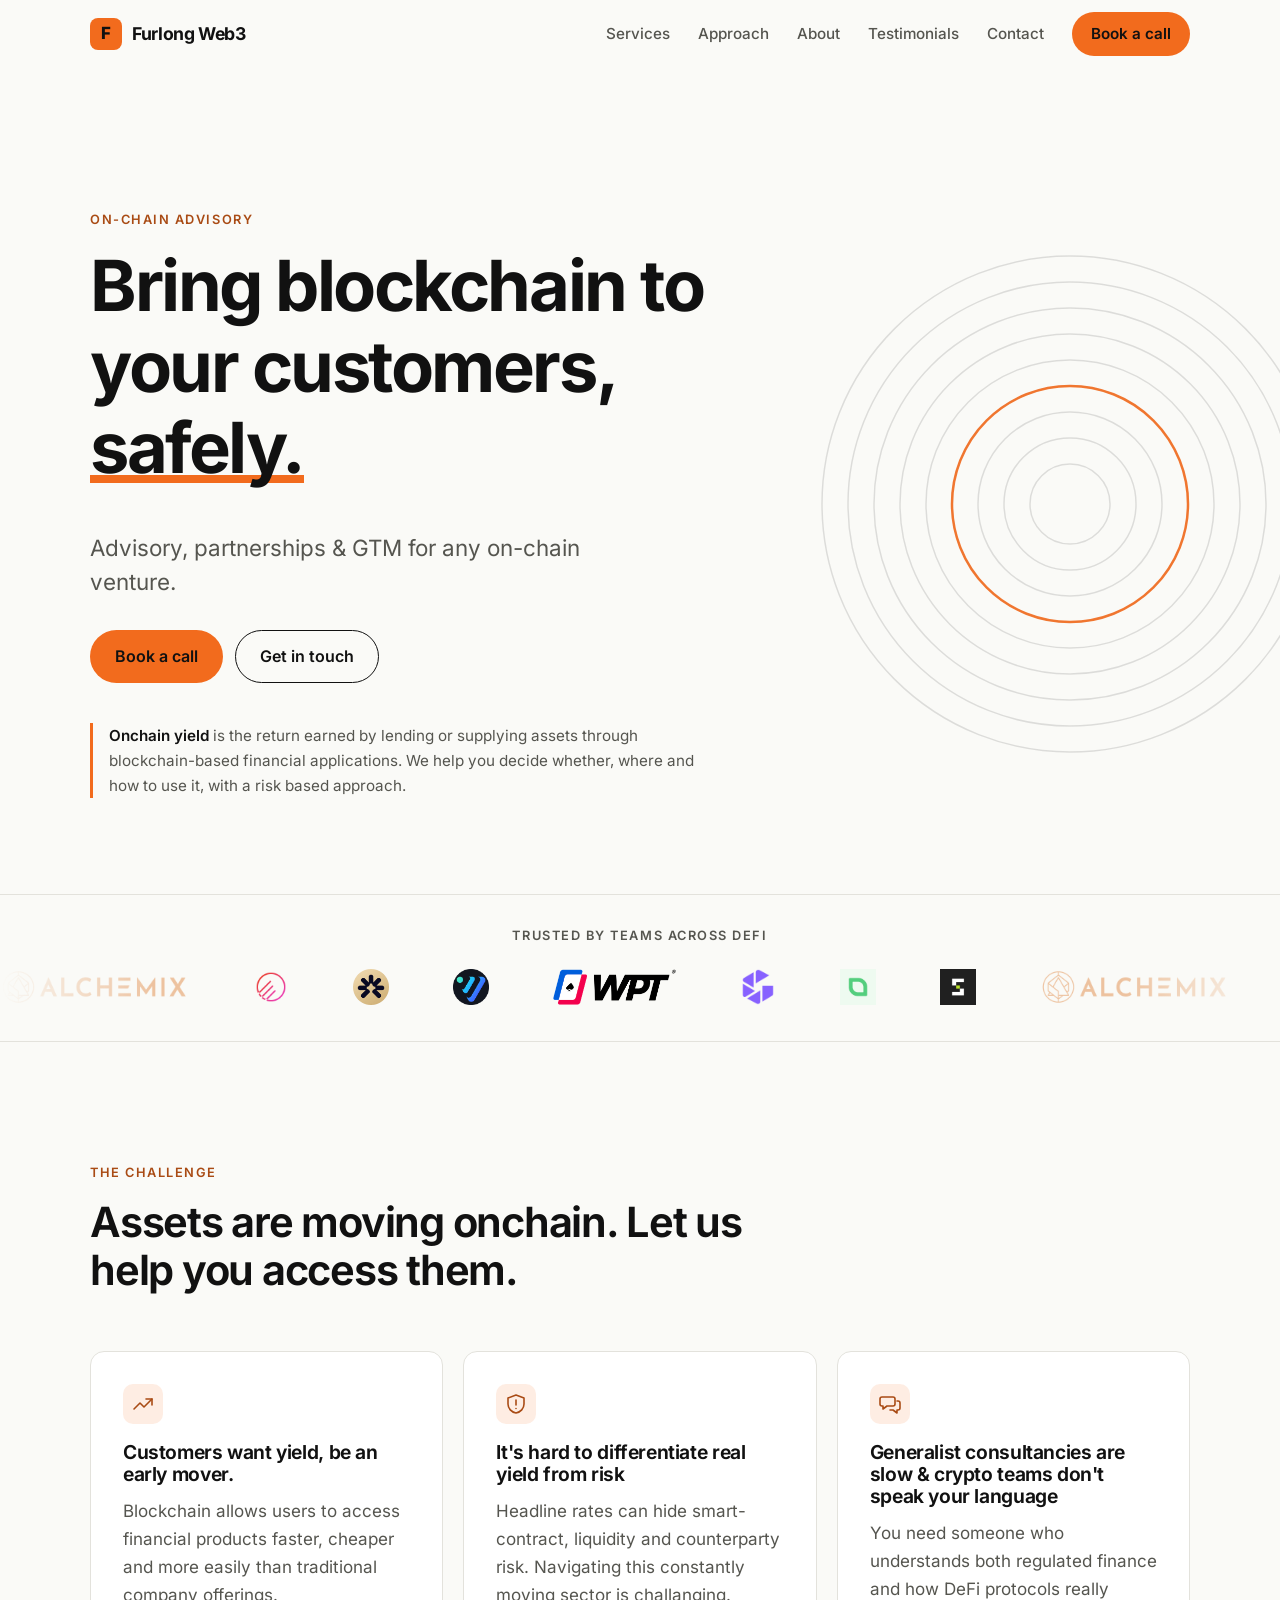
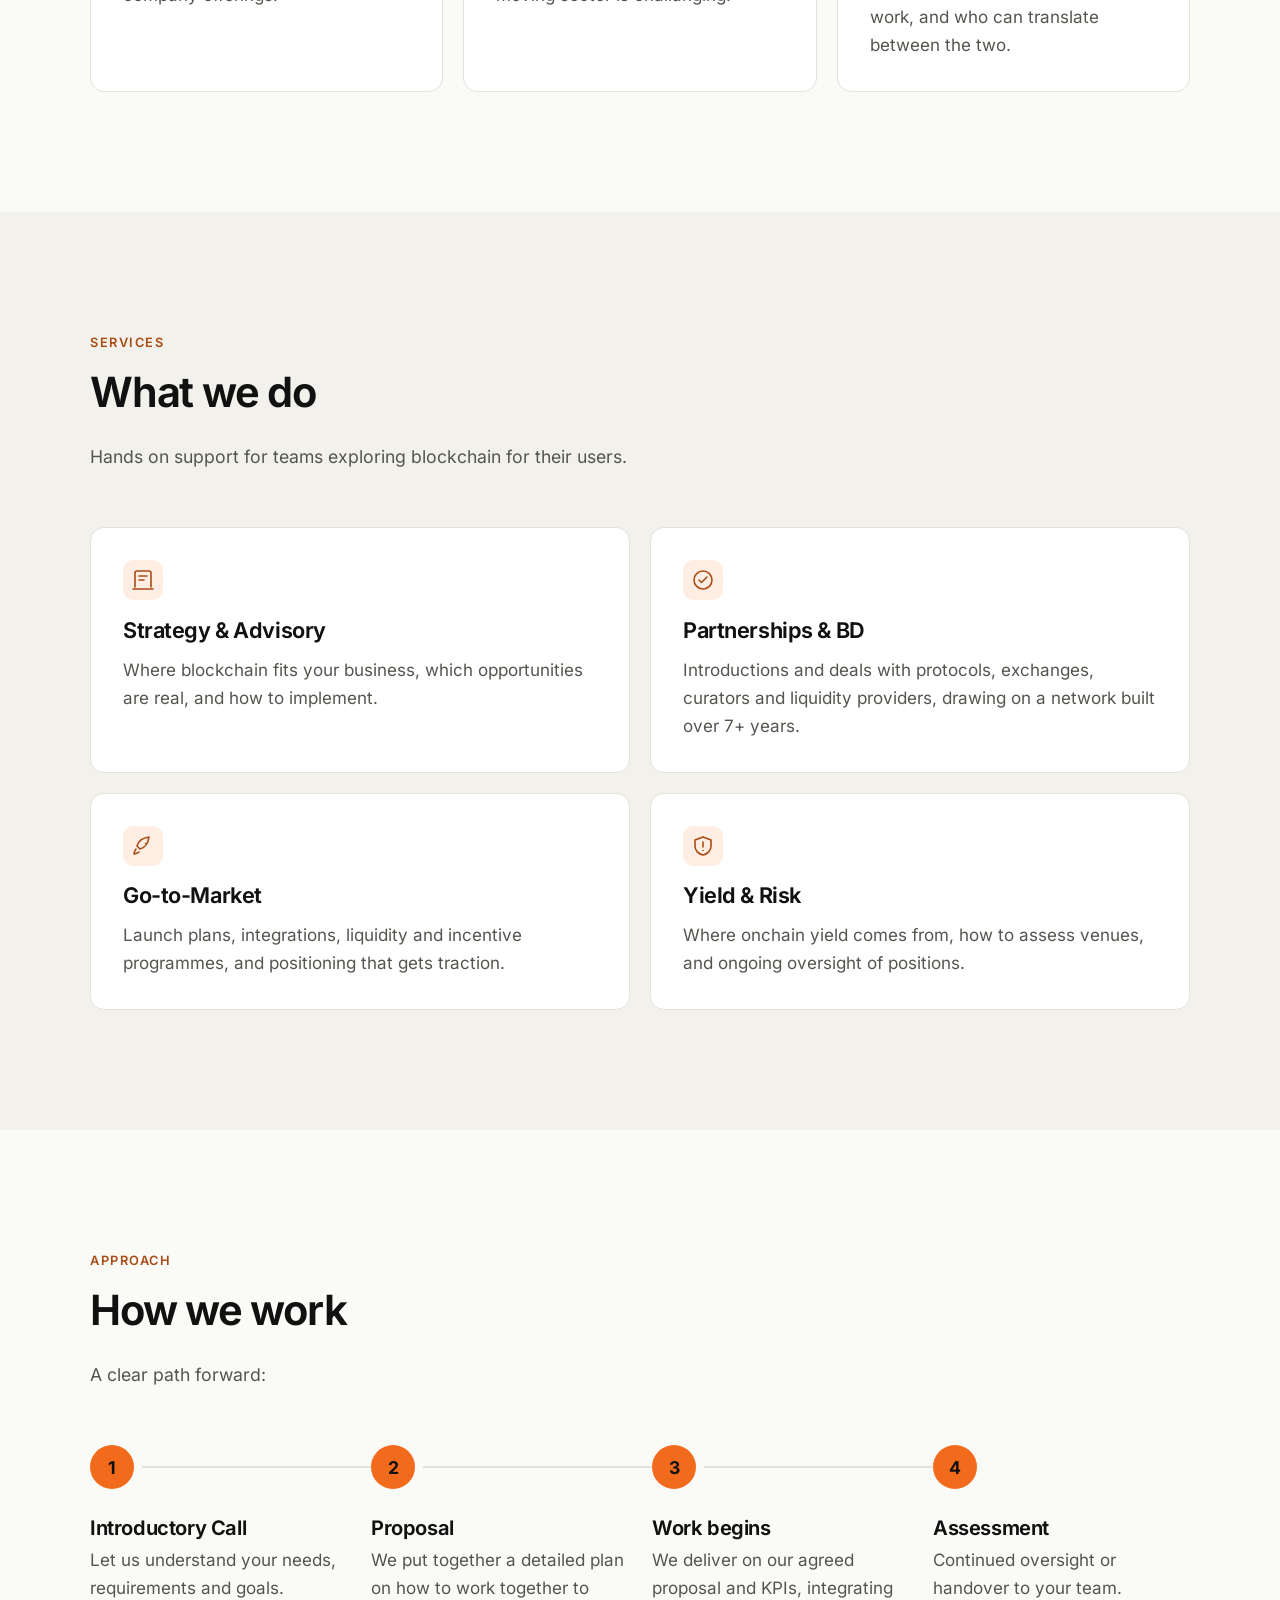
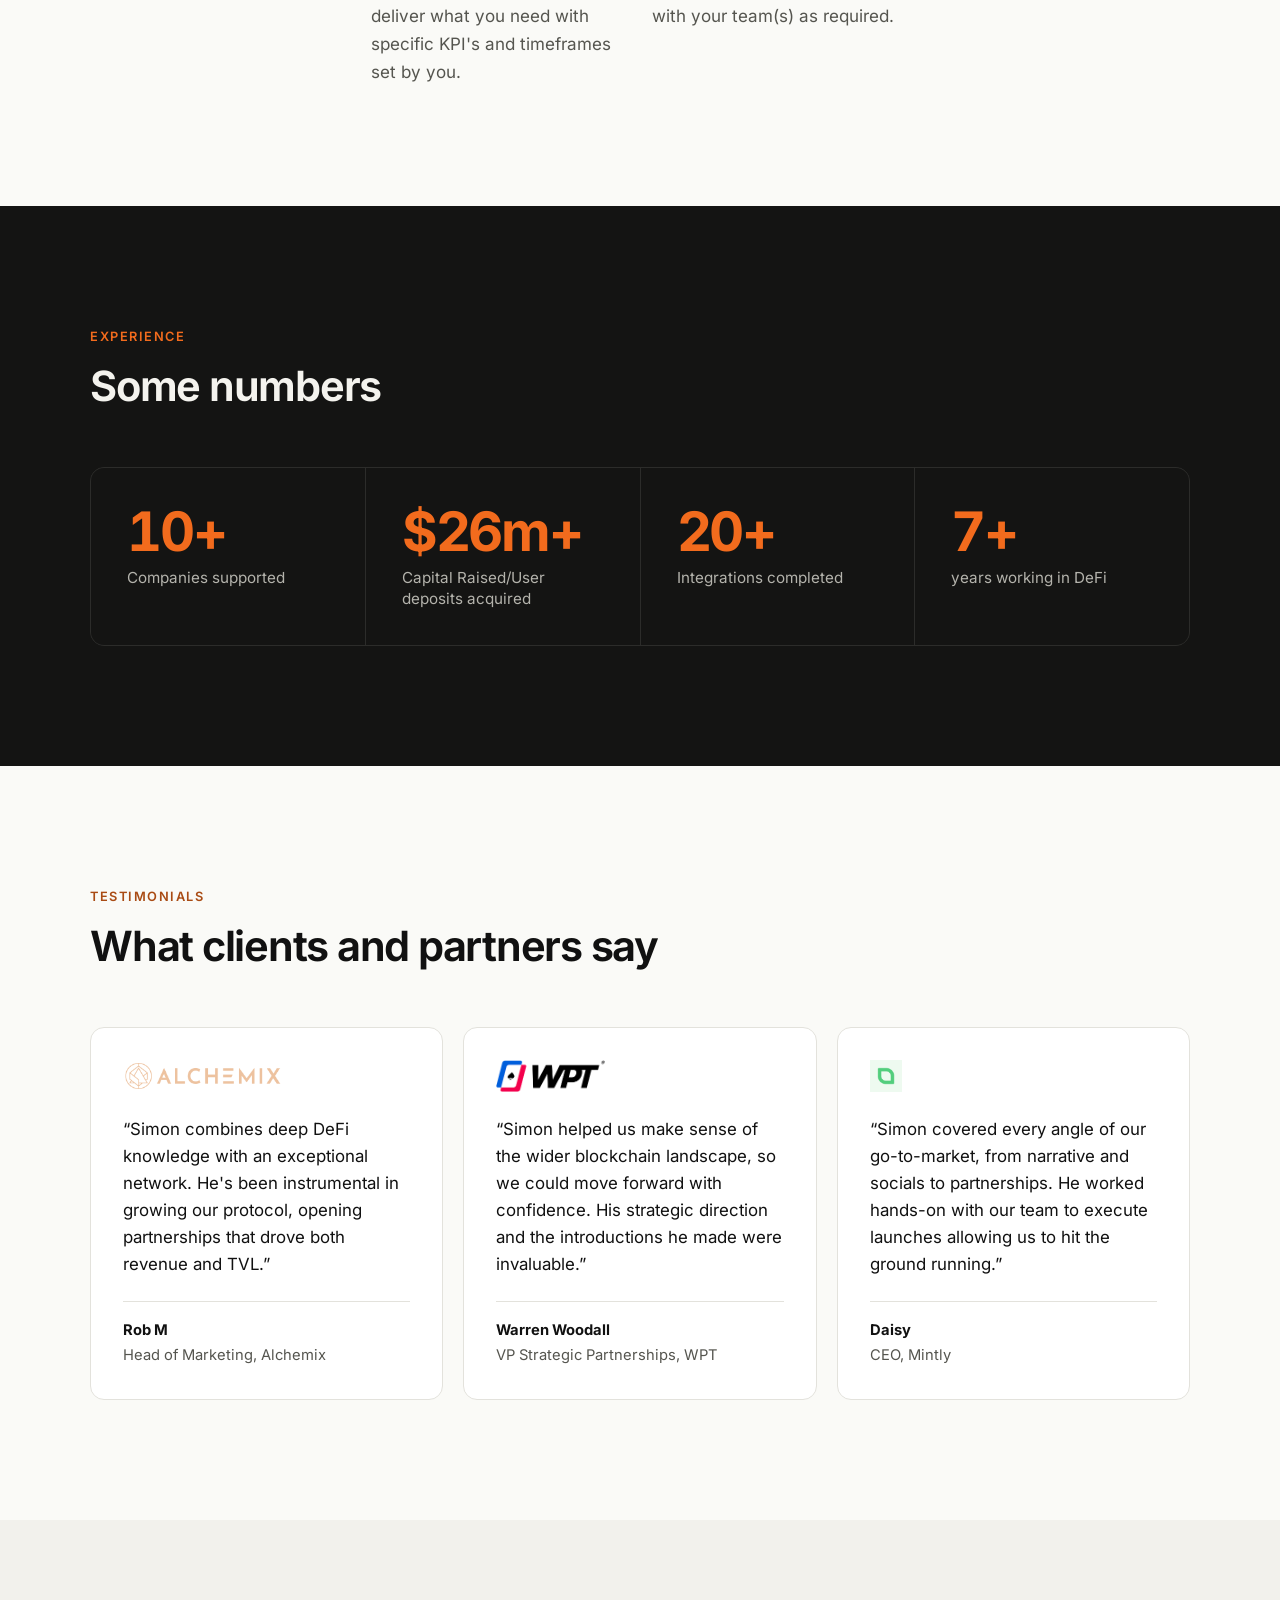
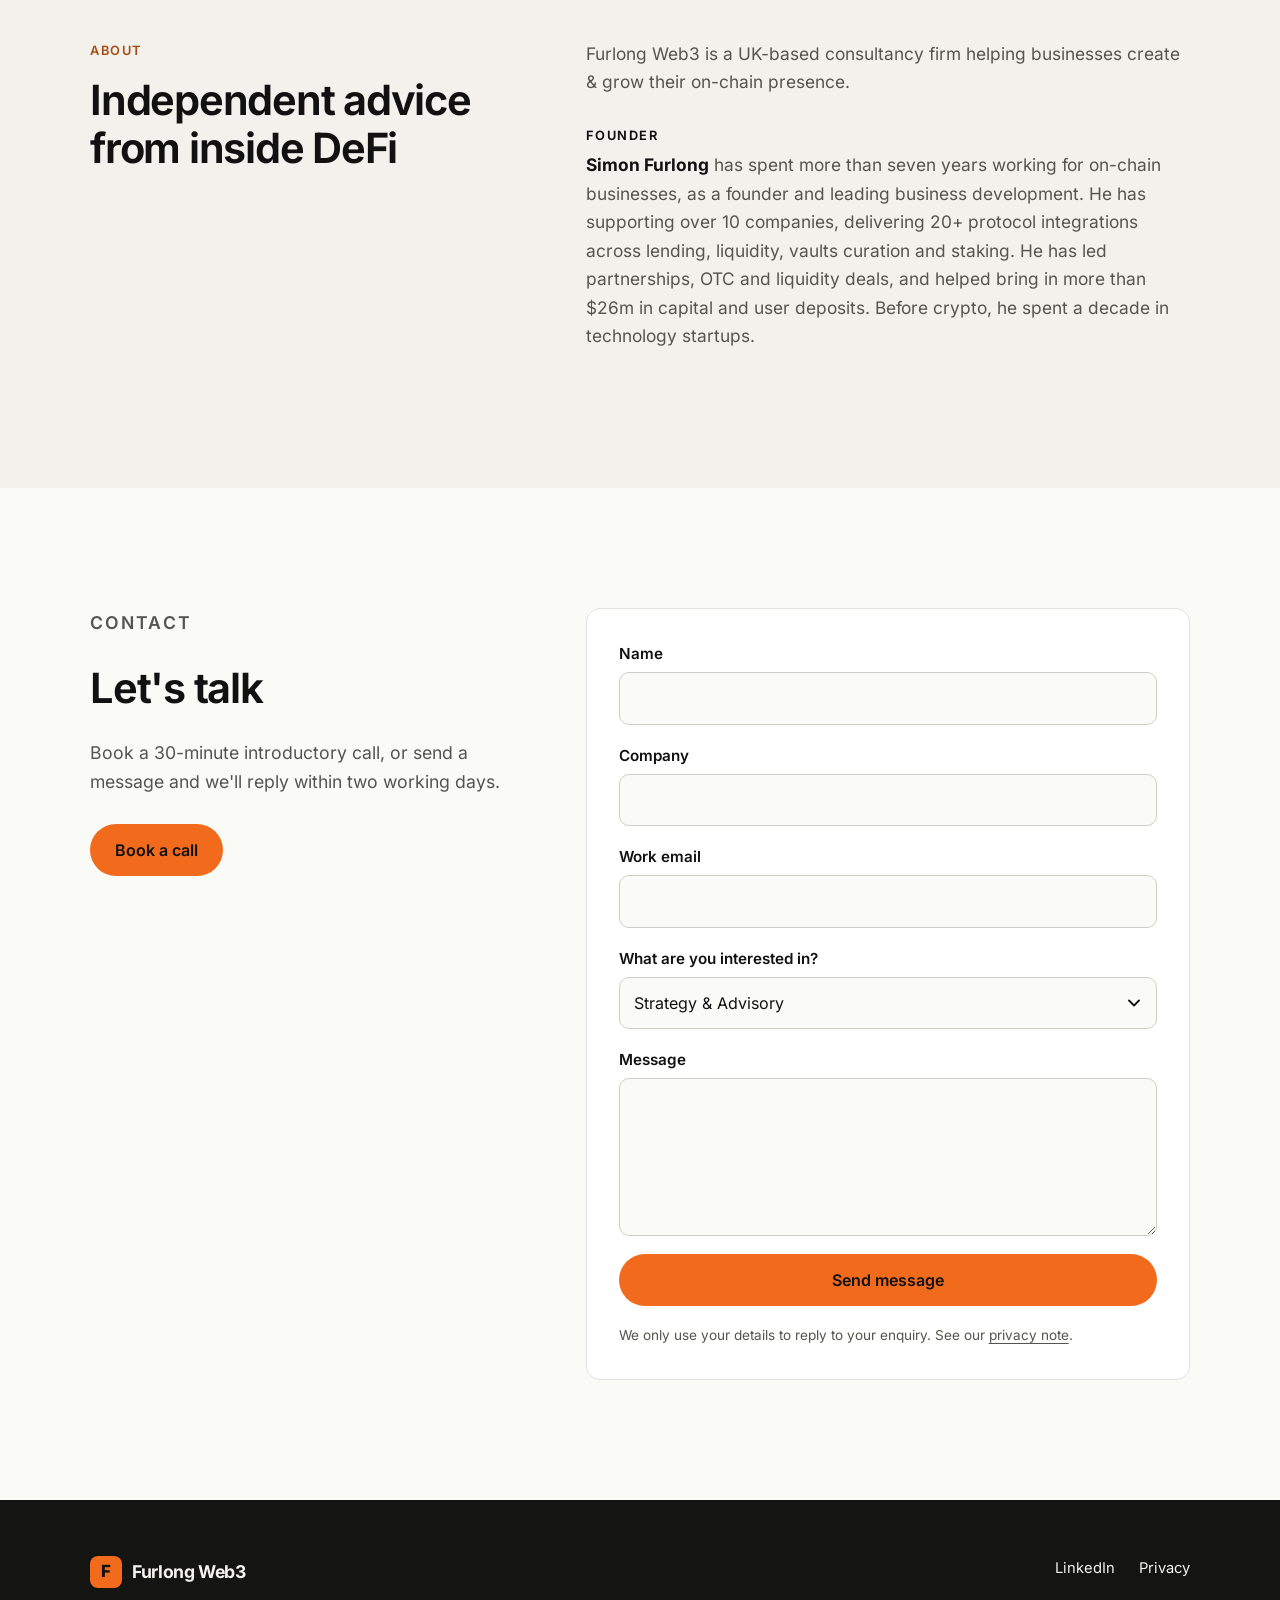
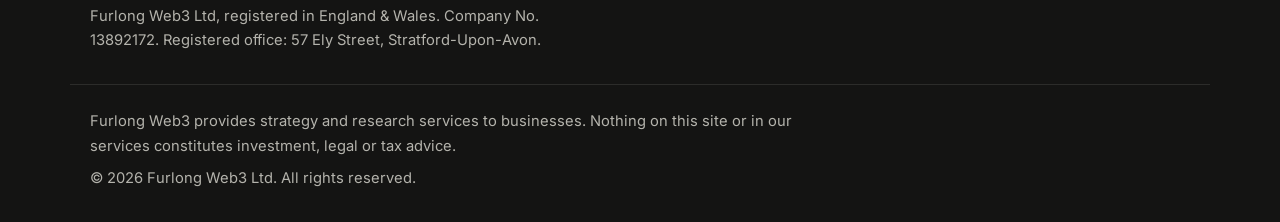
<file: index.html>
<!doctype html>
<html lang="en-GB">
<head>
  <meta charset="utf-8">
  <meta name="viewport" content="width=device-width, initial-scale=1">

  <!-- ============================================================
       SEO & SHARING
       EDIT: brand name — if you rename the business, also change
       "Furlong Web3" in the tags below (search engines and social
       previews read these before any JavaScript runs).
       EDIT: replace https://YOUR-DOMAIN.com with your real domain.
       ============================================================ -->
  <title>Furlong Web3 | DeFi yield advisory for fintechs and financial firms</title>
  <meta name="description" content="Furlong Web3 helps fintechs, neobanks, exchanges, wallets and financial firms offer or use onchain (DeFi) yield safely, from first briefing to launch and ongoing oversight. UK-based.">
  <link rel="canonical" href="https://YOUR-DOMAIN.com/">
  <meta name="theme-color" content="#FAFAF7">

  <!-- Open Graph (LinkedIn, Slack, WhatsApp, Facebook previews) -->
  <meta property="og:type" content="website">
  <meta property="og:site_name" content="Furlong Web3">
  <meta property="og:title" content="Furlong Web3 | Bring DeFi yield to your customers, safely">
  <meta property="og:description" content="Advisory for fintechs and financial firms entering onchain yield, from first briefing to launch and beyond.">
  <meta property="og:url" content="https://YOUR-DOMAIN.com/">
  <meta property="og:image" content="https://YOUR-DOMAIN.com/assets/og-image.png">
  <meta property="og:image:width" content="1200">
  <meta property="og:image:height" content="630">
  <meta property="og:image:alt" content="Furlong Web3: DeFi yield advisory for fintechs and financial firms">
  <meta property="og:locale" content="en_GB">

  <!-- Twitter / X card -->
  <meta name="twitter:card" content="summary_large_image">
  <meta name="twitter:title" content="Furlong Web3 | Bring DeFi yield to your customers, safely">
  <meta name="twitter:description" content="Advisory for fintechs and financial firms entering onchain yield, from first briefing to launch and beyond.">
  <meta name="twitter:image" content="https://YOUR-DOMAIN.com/assets/og-image.png">

  <!-- Icons -->
  <link rel="icon" href="assets/favicon.svg" type="image/svg+xml">
  <link rel="icon" href="assets/favicon-32.png" sizes="32x32" type="image/png">
  <link rel="apple-touch-icon" href="assets/apple-touch-icon.png">

  <!-- Font (self-hosted, so no third-party requests) + styles -->
  <link rel="preload" href="assets/fonts/inter-var-latin.woff2" as="font" type="font/woff2" crossorigin>
  <link rel="stylesheet" href="styles.css">
  <script>document.documentElement.classList.add('js')</script>
  <script defer src="script.js"></script>

  <!-- OPTIONAL: privacy-friendly analytics (no cookies, so no cookie banner needed).
       Pick ONE of the two snippets below and delete the two lines around it
       that say "START" and "END". -->
  <!-- Plausible (paid): set YOUR-DOMAIN.com. -->
  <!-- Plausible START
  <script defer data-domain="YOUR-DOMAIN.com" src="https://plausible.io/js/script.js"></script>
  END -->
  <!-- Cloudflare Web Analytics (free): token from Cloudflare dashboard, Web Analytics. -->
  <!-- Cloudflare START
  <script defer src="https://static.cloudflareinsights.com/beacon.min.js" data-cf-beacon='{"token": "YOUR-CLOUDFLARE-TOKEN"}'></script>
  END -->
</head>
<body>
  <a class="skip-link" href="#main">Skip to content</a>

  <!-- ==================== HEADER ==================== -->
  <header class="site-header" id="top">
    <div class="container header-inner">
      <a class="logo" href="#top">
        <span class="logo-mark" aria-hidden="true">F</span>
        <span class="logo-text" data-brand>Furlong Web3</span>
      </a>

      <button class="menu-toggle" type="button" aria-expanded="false" aria-controls="site-nav">
        <span class="menu-toggle-bars" aria-hidden="true"></span>
        <span class="menu-toggle-label">Menu</span>
      </button>

      <nav class="site-nav" id="site-nav" aria-label="Main">
        <ul>
          <li><a href="#services">Services</a></li>
          <li><a href="#approach">Approach</a></li>
          <li><a href="#about">About</a></li>
          <!-- If you hide the Testimonials section, delete this line too -->
          <li><a href="#testimonials">Testimonials</a></li>
          <li><a href="#contact">Contact</a></li>
        </ul>
        <!-- EDIT: Calendly link (appears 3 times on this page; use find-and-replace) -->
        <a class="btn btn-primary btn-sm" href="https://calendly.com/simon-furlong87/30min" target="_blank" rel="noopener">Book a call</a>
      </nav>
    </div>
  </header>

  <main id="main">

    <!-- ==================== HERO ==================== -->
    <section class="hero" aria-labelledby="hero-title">
      <div class="container hero-inner">
        <!-- Decorative rings (desktop only) -->
        <svg class="hero-art" viewBox="0 0 520 520" aria-hidden="true" focusable="false"><g fill="none" stroke="currentColor" stroke-width="1.5"><circle cx="260" cy="260" r="40"/><circle cx="260" cy="260" r="66"/><circle cx="260" cy="260" r="92"/><circle cx="260" cy="260" r="118"/><circle cx="260" cy="260" r="144"/><circle cx="260" cy="260" r="170"/><circle cx="260" cy="260" r="196"/><circle cx="260" cy="260" r="222"/><circle cx="260" cy="260" r="248"/></g><circle class="hero-art-accent" cx="260" cy="260" r="118" fill="none" stroke-width="2.5"/></svg>
        <!-- EDIT: hero eyebrow -->
        <p class="eyebrow reveal">On-chain Advisory</p>
        <!-- EDIT: hero headline -->
        <h1 id="hero-title" class="reveal">Bring blockchain to your customers, <span class="accent-underline">safely.</span></h1>
        <!-- EDIT: hero subheading -->
        <p class="lead reveal">Advisory, partnerships & GTM for any on-chain venture.</p>
        <div class="hero-actions reveal">
          <!-- EDIT: Calendly link -->
          <a class="btn btn-primary" href="https://calendly.com/simon-furlong87/30min" target="_blank" rel="noopener">Book a call</a>
          <a class="btn btn-secondary" href="#contact">Get in touch</a>
        </div>
        <!-- EDIT: plain-English definition for non-crypto readers -->
        <p class="hero-note reveal"><strong>Onchain yield</strong> is the return earned by lending or supplying assets through blockchain-based financial applications. We help you decide whether, where and how to use it, with a risk based approach.</p>
      </div>
    </section>

    <!-- ==================== LOGO CAROUSEL ====================
         Only show a company's logo if you have its permission.

         ADD A LOGO
           1. Put the file in assets/logos/ (e.g. assets/logos/acme.svg).
              SVG is best; a PNG with a transparent background is fine.
           2. Copy one <li> line and change src, alt, width and height.
              Do this in BOTH lists below: the main list AND the duplicate
              list (the copy makes the loop seamless).
              width/height only need the right proportions: for a logo
              that's 3x wider than tall, use width="120" height="40".

         REMOVE A LOGO
           Delete its <li> line from BOTH lists.

         CHANGE THE SCROLL SPEED
           In styles.css, change  --marquee-speed: 40s;
           Bigger number = slower. Smaller = faster.

         OPTIONAL: LINK A LOGO TO THE COMPANY'S SITE
           Replace the <img ...> in a line with the linked version shown
           in the "Logo 1" example comment. In the duplicate list, add
           tabindex="-1" to the <a> so keyboard users don't tab through
           the same links twice.
         ======================================================== -->
    <section class="logo-marquee" aria-labelledby="marquee-title">
      <div class="container">
        <!-- EDIT: carousel heading -->
        <h2 class="marquee-label" id="marquee-title">Trusted by teams across DeFi</h2>
      </div>
      <div class="marquee">
        <div class="marquee-track">
          <!-- EDIT: logos, main list -->
          <ul class="marquee-list">
            <!-- Linked example:
            <li><a href="https://example.com" target="_blank" rel="noopener"><img src="assets/logos/logo-1.svg" alt="Logo 1" width="120" height="40" decoding="async"></a></li>
            -->
            <li><img src="assets/logos/Alchemix.png" alt="Logo 1" width="120" height="40" decoding="async"></li>
            <li><img src="assets/logos/ethstrat.png" alt="Logo 2" width="120" height="40" decoding="async"></li>
            <li><img src="assets/logos/Hinkal.png" alt="Logo 3" width="120" height="40" decoding="async"></li>
            <li><img src="assets/logos/Venus.png" alt="Logo 4" width="120" height="40" decoding="async"></li>
            <li><img src="assets/logos/WPT.png" alt="Logo 5" width="120" height="40" decoding="async"></li>
            <li><img src="assets/logos/Geode.png" alt="Logo 6" width="120" height="40" decoding="async"></li>
            <li><img src="assets/logos/mintly.jpg" alt="Logo 7" width="120" height="40" decoding="async"></li>
            <li><img src="assets/logos/skaden.jpg" alt="Logo 8" width="120" height="40" decoding="async"></li>
          </ul>
          <!-- EDIT: logos, DUPLICATE list. Keep it identical to the list above.
               aria-hidden hides it from screen readers so logos aren't read twice. -->
          <ul class="marquee-list" aria-hidden="true">
            <li><img src="assets/logos/Alchemix.png" alt="Logo 1" width="120" height="40" decoding="async"></li>
            <li><img src="assets/logos/ethstrat.png" alt="Logo 2" width="120" height="40" decoding="async"></li>
            <li><img src="assets/logos/Hinkal.png" alt="Logo 3" width="120" height="40" decoding="async"></li>
            <li><img src="assets/logos/Venus.png" alt="Logo 4" width="120" height="40" decoding="async"></li>
            <li><img src="assets/logos/WPT.png" alt="Logo 5" width="120" height="40" decoding="async"></li>
            <li><img src="assets/logos/Geode.png" alt="Logo 6" width="120" height="40" decoding="async"></li>
            <li><img src="assets/logos/mintly.jpg" alt="Logo 7" width="120" height="40" decoding="async"></li>
            <li><img src="assets/logos/skaden.jpg" alt="Logo 8" width="120" height="40" decoding="async"></li>
          </ul>
        </div>
      </div>
    </section>

    <!-- ==================== OLD CREDIBILITY STRIP (switched off) ====================
         To bring it back: delete the two lines that say "Old strip START" and
         "Old strip END", and delete the logo carousel section above. -->
    <!-- Old strip START
    <section class="cred-strip" aria-label="Experience">
      <div class="container cred-inner">
        <p class="cred-label">Experience across</p>
        <ul class="cred-list">
          <li>Lending</li>
          <li>Liquidity Provision</li>
          <li>Vaults</li>
          <li>Options</li>
          <li>Staking</li>
          <li>CDPs</li>
        </ul>
      </div>
    </section>
    Old strip END -->

    <!-- ==================== THE PROBLEM ==================== -->
    <section class="section" id="problem" aria-labelledby="problem-title">
      <div class="container">
        <div class="section-head reveal">
          <p class="eyebrow">The challenge</p>
          <h2 id="problem-title">Assets are moving onchain. Let us help you access them.</h2>
        </div>
        <div class="card-grid card-grid-3">
          <!-- EDIT: problem card 1 -->
          <article class="card reveal">
            <svg class="icon" viewBox="0 0 24 24" aria-hidden="true"><path d="M3 17l6-6 4 4 8-8"/><path d="M15 7h6v6"/></svg>
            <h3>Customers want yield, be an early mover.</h3>
            <p>Blockchain allows users to access financial products faster, cheaper and more easily than traditional company offerings. </p>
          </article>
          <!-- EDIT: problem card 2 -->
          <article class="card reveal">
            <svg class="icon" viewBox="0 0 24 24" aria-hidden="true"><path d="M12 3l8 3v6c0 4.5-3.4 8.2-8 9-4.6-.8-8-4.5-8-9V6l8-3z"/><path d="M12 8v5"/><path d="M12 16.5v.01"/></svg>
            <h3>It's hard to differentiate real yield from risk</h3>
            <p>Headline rates can hide smart-contract, liquidity and counterparty risk. Navigating this constantly moving sector is challanging.</p>
          </article>
          <!-- EDIT: problem card 3 -->
          <article class="card reveal">
            <svg class="icon" viewBox="0 0 24 24" aria-hidden="true"><path d="M4 5h11a2 2 0 012 2v5a2 2 0 01-2 2H9l-4 3v-3H4a2 2 0 01-2-2V7a2 2 0 012-2z"/><path d="M19 9h1a2 2 0 012 2v5a2 2 0 01-2 2h-1v3l-4-3h-3"/></svg>
            <h3>Generalist consultancies are slow & crypto teams don't speak your language</h3>
            <p>You need someone who understands both regulated finance and how DeFi protocols really work, and who can translate between the two.</p>
          </article>
        </div>
      </div>
    </section>

    <!-- ==================== SERVICES ==================== -->
<section class="section section-alt" id="services" aria-labelledby="services-title">
  <div class="container">
    <div class="section-head reveal">
      <p class="eyebrow">Services</p>
      <h2 id="services-title">What we do</h2>
      <p class="section-intro">Hands on support for teams exploring blockchain for their users.</p>
    </div>
    <ul class="card-grid card-grid-2 services">
      <!-- EDIT: service 1 -->
      <li class="card service reveal">
        <svg class="icon" viewBox="0 0 24 24" aria-hidden="true"><path d="M4 19V5a2 2 0 012-2h12a2 2 0 012 2v14"/><path d="M2 21h20"/><path d="M8 8h8M8 12h5"/></svg>
        <h3>Strategy &amp; Advisory</h3>
        <p>Where blockchain fits your business, which opportunities are real, and how to implement.</p>
      </li>
      <!-- EDIT: service 2 -->
      <li class="card service reveal">
        <svg class="icon" viewBox="0 0 24 24" aria-hidden="true"><path d="M8 12l2.5 2.5L16 9"/><circle cx="12" cy="12" r="9"/></svg>
        <h3>Partnerships &amp; BD</h3>
        <p>Introductions and deals with protocols, exchanges, curators and liquidity providers, drawing on a network built over 7+ years.</p>
      </li>
      <!-- EDIT: service 3 -->
      <li class="card service reveal">
        <svg class="icon" viewBox="0 0 24 24" aria-hidden="true"><path d="M5 15c-1.5 1.5-2 5-2 5s3.5-.5 5-2"/><path d="M9 15l-3-3c1-4 4.5-8 12-9-1 7.5-5 11-9 12z"/><path d="M14.5 9.5h.01"/></svg>
        <h3>Go-to-Market</h3>
        <p>Launch plans, integrations, liquidity and incentive programmes, and positioning that gets traction.</p>
      </li>
      <!-- EDIT: service 4 -->
      <li class="card service reveal">
        <svg class="icon" viewBox="0 0 24 24" aria-hidden="true"><path d="M12 3l8 3v6c0 4.5-3.4 8.2-8 9-4.6-.8-8-4.5-8-9V6l8-3z"/><path d="M12 8v5"/><path d="M12 16.5v.01"/></svg>
        <h3>Yield &amp; Risk</h3>
        <p>Where onchain yield comes from, how to assess venues, and ongoing oversight of positions.</p>
      </li>
    </ul>
  </div>
</section>

    <!-- ==================== APPROACH ==================== -->
    <section class="section" id="approach" aria-labelledby="approach-title">
      <div class="container">
        <div class="section-head reveal">
          <p class="eyebrow">Approach</p>
          <h2 id="approach-title">How we work</h2>
          <p class="section-intro">A clear path forward:</p>
        </div>
        <ol class="steps">
          <!-- EDIT: step 1 -->
          <li class="step reveal">
            <span class="step-num" aria-hidden="true">1</span>
            <h3>Introductory Call</h3>
            <p>Let us understand your needs, requirements and goals.</p>
          </li>
          <!-- EDIT: step 2 -->
          <li class="step reveal">
            <span class="step-num" aria-hidden="true">2</span>
            <h3>Proposal</h3>
            <p>We put together a detailed plan on how to work together to deliver what you need with specific KPI's and timeframes set by you.</p>
          </li>
          <!-- EDIT: step 3 -->
          <li class="step reveal">
            <span class="step-num" aria-hidden="true">3</span>
            <h3>Work begins</h3>
            <p>We deliver on our agreed proposal and KPIs, integrating with your team(s) as required.</p>
          </li>
          <!-- EDIT: step 4 -->
          <li class="step reveal">
            <span class="step-num" aria-hidden="true">4</span>
            <h3>Assessment</h3>
            <p>Continued oversight or handover to your team.</p>
          </li>
        </ol>
      </div>
    </section>

    <!-- ==================== TRACK RECORD ==================== -->
    <section class="section section-dark" id="track-record" aria-labelledby="track-title">
      <div class="container">
        <div class="section-head reveal">
          <p class="eyebrow">Experience</p>
          <h2 id="track-title">Some numbers</h2>
        </div>
        <ul class="stats">
          
          <li class="stat reveal"><span class="stat-value">10+</span><span class="stat-label">Companies supported</span></li>
          <li class="stat reveal"><span class="stat-value">$26m+</span><span class="stat-label">Capital Raised/User deposits acquired</span></li>
          <li class="stat reveal"><span class="stat-value">20+</span><span class="stat-label">Integrations completed</span></li>
          <li class="stat reveal"><span class="stat-value">7+</span><span class="stat-label">years working in DeFi</span></li>
          
         
        </ul>
      </div>
    </section>


    <!-- ==================== TESTIMONIALS ====================
         TO HIDE THIS WHOLE SECTION: add the word  hidden  to the opening
         <section> tag below, e.g. <section hidden class="section" ...>
         and delete the "Testimonials" link in the header nav.
         TO REMOVE ONE QUOTE: delete everything from its
         "EDIT: testimonial N" comment to the closing </figure>.
         With 1 or 2 quotes the layout adjusts automatically.
         LOGOS: each card has a company logo above the quote. Change src and
         alt (and width/height to match its proportions). No logo? Delete
         the <img ...> line and the card closes up neatly.
         ===================================================== -->
    <section class="section" id="testimonials" aria-labelledby="testimonials-title">
      <div class="container">
        <div class="section-head reveal">
          <p class="eyebrow">Testimonials</p>
          <h2 id="testimonials-title">What clients and partners say</h2>
        </div>
        <div class="card-grid card-grid-3 testimonials">
          <!-- EDIT: testimonial 1 -->
          <figure class="card quote reveal">
            <!-- EDIT: testimonial 1 logo -->
            <img class="quote-logo" src="assets/logos/Alchemix.png" alt="Alchemix" width="120" height="40" loading="lazy" decoding="async">
            <blockquote>
              <p>“Simon combines deep DeFi knowledge with an exceptional network. He's been instrumental in growing our protocol, opening partnerships that drove both revenue and TVL.”</p>
            </blockquote>
            <figcaption><strong>Rob M</strong><span>Head of Marketing, Alchemix</span></figcaption>
          </figure>
          <!-- EDIT: testimonial 2 -->
          <figure class="card quote reveal">
            <!-- EDIT: testimonial 2 logo -->
            <img class="quote-logo" src="assets/logos/WPT.png" alt="WPT" width="120" height="40" loading="lazy" decoding="async">
            <blockquote>
              <p>“Simon helped us make sense of the wider blockchain landscape, so we could move forward with confidence. His strategic direction and the introductions he made were invaluable.”</p>
            </blockquote>
            <figcaption><strong>Warren Woodall</strong><span>VP Strategic Partnerships, WPT</span></figcaption>
          </figure>
          <!-- EDIT: testimonial 3 -->
          <figure class="card quote reveal">
            <!-- EDIT: testimonial 3 logo -->
            <img class="quote-logo" src="assets/logos/mintly.jpg" alt="Mintly" width="120" height="40" loading="lazy" decoding="async">
            <blockquote>
              <p>“Simon covered every angle of our go-to-market, from narrative and socials to partnerships. He worked hands-on with our team to execute launches allowing us to hit the ground running.”</p>
            </blockquote>
            <figcaption><strong>Daisy</strong><span>CEO, Mintly</span></figcaption>
          </figure>
        </div>
      </div>
    </section>

    <!-- ==================== ABOUT ==================== -->
    <section class="section section-alt" id="about" aria-labelledby="about-title">
      <div class="container about-grid">
        <div class="reveal">
          <p class="eyebrow">About</p>
          <h2 id="about-title">Independent advice from inside DeFi</h2>
        </div>
        <div class="about-body reveal">
          <!-- EDIT: company paragraph -->
          <p><span data-brand>Furlong Web3</span> is a UK-based consultancy firm helping businesses create & grow their on-chain presence.</p>
          <!-- EDIT: founder bio (third person; replace [Founder Name]) -->
          <h3>Founder</h3>
          <p><strong>Simon Furlong</strong> has spent more than seven years working for on-chain businesses, as a founder and leading business development. He has supporting over 10 companies, delivering 20+ protocol integrations across lending, liquidity, vaults curation and staking. He has led partnerships, OTC and liquidity deals, and helped bring in more than $26m in capital and user deposits. Before crypto, he spent a decade in technology startups.</p>
        </div>
      </div>
    </section>

    <!-- ==================== INSIGHTS ==================== -->
    <section hidden class="section insights" aria-labelledby="insights-title">
      <div class="container">
        <div class="insights-box reveal">
          <div>
            <h2 id="insights-title">Read our thinking on DeFi yield and risk</h2>
            <p>Plain-English notes on where yield comes from, what's changing, and what it means for financial firms.</p>
          </div>
          <!-- EDIT: Substack link (appears twice on this page) -->
          <a class="btn btn-secondary" href="https://YOUR-SUBSTACK.substack.com" target="_blank" rel="noopener">Read on Substack</a>
        </div>
      </div>
    </section>

    <!-- ==================== CONTACT ==================== -->
    <section class="section" id="contact" aria-labelledby="contact-title">
      <div class="container contact-grid">
        <div class="contact-intro reveal">
          <p class="eyebrow">Contact</p>
          <h2 id="contact-title">Let's talk</h2>
          <p>Book a 30-minute introductory call, or send a message and we'll reply within two working days.</p>
          <!-- EDIT: Calendly link -->
          <a class="btn btn-primary" href="https://calendly.com/simon-furlong87/30min" target="_blank" rel="noopener">Book a call</a>

          <!-- OPTIONAL: Calendly inline embed. To show the booking calendar
               on the page as well as the button, delete the two lines that
               say "START" and "END" below, and set your link.
               Note: this loads a script from Calendly, which sets cookies. -->
          <!-- Calendly embed START
          <div class="calendly-inline-widget" data-url="https://calendly.com/simon-furlong87/30min?hide_gdpr_banner=1" style="min-width:300px;height:700px;margin-top:2rem"></div>
          <script async src="https://assets.calendly.com/assets/external/widget.js"></script>
          END -->
        </div>

        <!-- EDIT: Formspree endpoint — replace YOUR-ID with your form ID.
             Until you do, the form runs in TEST MODE: it shows a success
             message but sends nothing. -->
        <form class="contact-form card reveal" id="contact-form" action="https://formspree.io/f/myewdgvk" method="POST" novalidate>
          <div class="field">
            <label for="f-name">Name</label>
            <input id="f-name" name="name" type="text" autocomplete="name" required aria-describedby="f-name-err">
            <p class="field-error" id="f-name-err" hidden>Please enter your name.</p>
          </div>
          <div class="field">
            <label for="f-company">Company</label>
            <input id="f-company" name="company" type="text" autocomplete="organization" required aria-describedby="f-company-err">
            <p class="field-error" id="f-company-err" hidden>Please enter your company.</p>
          </div>
          <div class="field">
            <label for="f-email">Work email</label>
            <input id="f-email" name="email" type="email" autocomplete="email" required aria-describedby="f-email-err">
            <p class="field-error" id="f-email-err" hidden>Please enter a valid email address.</p>
          </div>
          <div class="field">
            <label for="f-interest">What are you interested in?</label>
            <select id="f-interest" name="interest">
              <option>Strategy &amp; Advisory</option>
              <option>Partnerships &amp; BD</option>
              <option>Go to market</option>
              <option>Yield &amp; Risk</option>
              <option>Education</option>
              <option>Other</option>
            </select>
          </div>
          <div class="field">
            <label for="f-message">Message</label>
            <textarea id="f-message" name="message" rows="5" required minlength="10" aria-describedby="f-message-err"></textarea>
            <p class="field-error" id="f-message-err" hidden>Please add a short message (at least 10 characters).</p>
          </div>

          <!-- Spam trap ("honeypot"): hidden from people, bots fill it in.
               Formspree discards any submission where _gotcha has a value. -->
          <div class="hp" aria-hidden="true">
            <label for="f-gotcha">Leave this field empty</label>
            <input id="f-gotcha" type="text" name="_gotcha" tabindex="-1" autocomplete="off">
          </div>
          <input type="hidden" name="_subject" value="New website enquiry">

          <button class="btn btn-primary btn-block" type="submit">Send message</button>
          <p class="form-status" id="form-status" role="status" aria-live="polite"></p>
          <p class="form-small">We only use your details to reply to your enquiry. See our <a href="privacy.html">privacy note</a>.</p>
        </form>
      </div>
    </section>
  </main>

  <!-- ==================== FOOTER ==================== -->
  <footer class="site-footer">
    <div class="container footer-grid">
      <div>
        <a class="logo logo-footer" href="#top">
          <span class="logo-mark" aria-hidden="true">F</span>
          <span class="logo-text" data-brand>Furlong Web3</span>
        </a>
        <!-- EDIT: company number and registered office -->
        <p class="footer-legal">Furlong Web3 Ltd, registered in England &amp; Wales. Company No. 13892172. Registered office: 57 Ely Street, Stratford-Upon-Avon.</p>
      </div>
      <ul class="footer-links">
        <!-- EDIT: LinkedIn company page URL -->
        <li><a href="https://www.linkedin.com/in/simon-furlong-2a671736/" target="_blank" rel="noopener">LinkedIn</a></li>
        <!-- EDIT: Substack link (hidden). To show it, delete the START and END lines. -->
        <!-- Substack START
        <li><a href="https://YOUR-SUBSTACK.substack.com" target="_blank" rel="noopener">Substack</a></li>
        Substack END -->
        <li><a href="privacy.html">Privacy</a></li>
      </ul>
    </div>
    <div class="container footer-bottom">
      <p class="disclaimer"><span data-brand>Furlong Web3</span> provides strategy and research services to businesses. Nothing on this site or in our services constitutes investment, legal or tax advice.</p>
      <p>© <span data-year>2026</span> Furlong Web3 Ltd. All rights reserved.</p>
    </div>
  </footer>
</body>
</html>
</file>
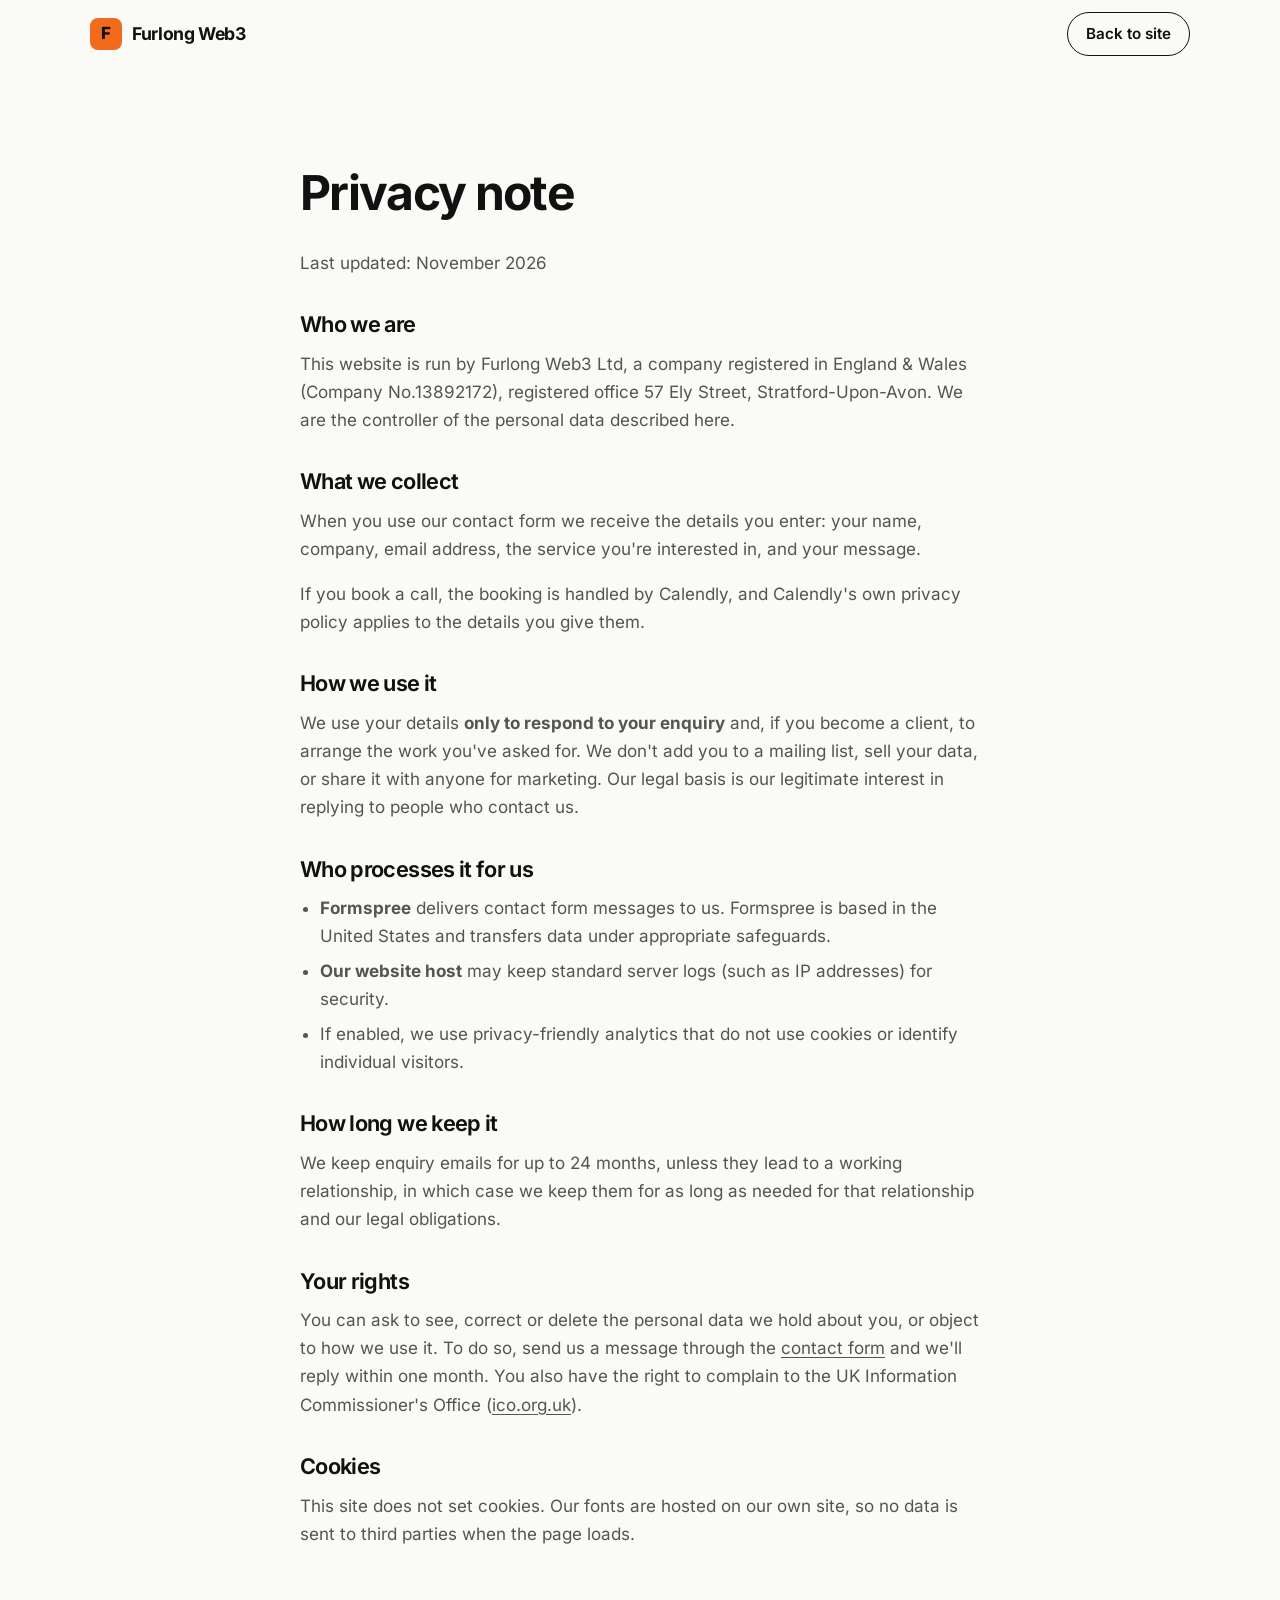
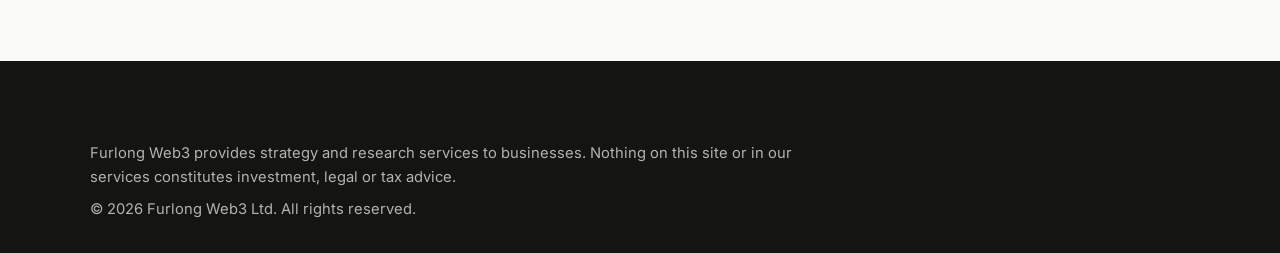
<file: privacy.html>
<!doctype html>
<html lang="en-GB">
<head>
  <meta charset="utf-8">
  <meta name="viewport" content="width=device-width, initial-scale=1">
  <!-- EDIT: brand name, if you rename the business -->
  <title>Privacy note | Furlong Web3</title>
  <meta name="description" content="How Furlong Web3 Ltd uses information sent through its website contact form.">
  <meta name="theme-color" content="#FAFAF7">
  <link rel="icon" href="assets/favicon.svg" type="image/svg+xml">
  <link rel="icon" href="assets/favicon-32.png" sizes="32x32" type="image/png">
  <link rel="apple-touch-icon" href="assets/apple-touch-icon.png">
  <link rel="stylesheet" href="styles.css">
  <script>document.documentElement.classList.add('js')</script>
  <script defer src="script.js"></script>
</head>
<body>
  <a class="skip-link" href="#main">Skip to content</a>
  <header class="site-header">
    <div class="container header-inner">
      <a class="logo" href="index.html">
        <span class="logo-mark" aria-hidden="true">F</span>
        <span class="logo-text" data-brand>Furlong Web3</span>
      </a>
      <a class="btn btn-secondary btn-sm" href="index.html">Back to site</a>
    </div>
  </header>

  <!-- EDIT: privacy note. This is a plain starting point, not legal advice;
       have it checked if your use of data changes. -->
  <main id="main" class="prose">
    <h1>Privacy note</h1>
    <p>Last updated: <!-- EDIT: date -->November 2026</p>

    <h2>Who we are</h2>
    <p>This website is run by Furlong Web3 Ltd, a company registered in England &amp; Wales (Company No.13892172), registered office 57 Ely Street, Stratford-Upon-Avon. We are the controller of the personal data described here.</p>

    <h2>What we collect</h2>
    <p>When you use our contact form we receive the details you enter: your name, company, email address, the service you're interested in, and your message.</p>
    <p>If you book a call, the booking is handled by Calendly, and Calendly's own privacy policy applies to the details you give them.</p>

    <h2>How we use it</h2>
    <p>We use your details <strong>only to respond to your enquiry</strong> and, if you become a client, to arrange the work you've asked for. We don't add you to a mailing list, sell your data, or share it with anyone for marketing. Our legal basis is our legitimate interest in replying to people who contact us.</p>

    <h2>Who processes it for us</h2>
    <ul>
      <li><strong>Formspree</strong> delivers contact form messages to us. Formspree is based in the United States and transfers data under appropriate safeguards.</li>
      <li><strong>Our website host</strong> may keep standard server logs (such as IP addresses) for security.</li>
      <!-- EDIT: if you enable analytics, keep the next line; otherwise delete it -->
      <li>If enabled, we use privacy-friendly analytics that do not use cookies or identify individual visitors.</li>
    </ul>

    <h2>How long we keep it</h2>
    <!-- EDIT: retention period -->
    <p>We keep enquiry emails for up to 24 months, unless they lead to a working relationship, in which case we keep them for as long as needed for that relationship and our legal obligations.</p>

    <h2>Your rights</h2>
    <p>You can ask to see, correct or delete the personal data we hold about you, or object to how we use it. To do so, send us a message through the <a href="index.html#contact">contact form</a> and we'll reply within one month. You also have the right to complain to the UK Information Commissioner's Office (<a href="https://ico.org.uk" target="_blank" rel="noopener">ico.org.uk</a>).</p>

    <h2>Cookies</h2>
    <p>This site does not set cookies. Our fonts are hosted on our own site, so no data is sent to third parties when the page loads.</p>
  </main>

  <footer class="site-footer">
    <div class="container footer-bottom">
      <p class="disclaimer"><span data-brand>Furlong Web3</span> provides strategy and research services to businesses. Nothing on this site or in our services constitutes investment, legal or tax advice.</p>
      <p>© <span data-year>2026</span> Furlong Web3 Ltd. All rights reserved.</p>
    </div>
  </footer>
</body>
</html>
</file>
<file: styles.css>
/* ==========================================================
   Furlong Web3 — styles
   EDIT THE LOOK HERE: change the colours and sizes in :root.
   Everything else on the site reads from these variables.
   ========================================================== */

:root {
  /* Brand colours */
  --accent: #F26B1D;            /* EDIT: accent colour (buttons, highlights, step numbers) */
  --accent-hover: #E05A0C;      /* slightly darker accent for button hover */
  /* Darker version of the accent used for small text, so it stays readable.
     Worked out automatically from --accent (fallback first for older browsers). */
  --accent-ink: #A94B14;
  --accent-ink: color-mix(in srgb, var(--accent) 70%, #000);
  --on-accent: #111111;         /* text colour on accent buttons */

  /* Neutrals */
  --bg: #FAFAF7;                /* page background (off-white) */
  --bg-alt: #F2F1EC;            /* alternate section background */
  --surface: #FFFFFF;           /* cards */
  --text: #111111;              /* main text */
  --muted: #55554F;             /* secondary text */
  --line: #E3E2DC;              /* borders */
  --dark: #141413;              /* dark section background */
  --dark-text: #F4F3EE;
  --dark-muted: #B4B3AC;

  /* Type */
  --font: "Inter", system-ui, -apple-system, "Segoe UI", Roboto, "Helvetica Neue", Arial, sans-serif;

  /* Layout */
  --max: 1100px;
  --gutter: 20px;
  --radius: 14px;
  --section-pad: clamp(64px, 10vw, 120px);
}

/* Self-hosted Inter (variable weight), no Google requests */
@font-face {
  font-family: "Inter";
  src: url("assets/fonts/inter-var-latin.woff2") format("woff2");
  font-weight: 100 900;
  font-style: normal;
  font-display: swap;
}

/* ---------- Base ---------- */
*, *::before, *::after { box-sizing: border-box; }
html { -webkit-text-size-adjust: 100%; scroll-behavior: smooth; scroll-padding-top: 80px; }
body {
  margin: 0;
  background: var(--bg);
  color: var(--text);
  font-family: var(--font);
  font-size: 1.0625rem;
  line-height: 1.65;
  -webkit-font-smoothing: antialiased;
  text-rendering: optimizeLegibility;
}
img, svg { display: block; max-width: 100%; }
h1, h2, h3 { line-height: 1.15; letter-spacing: -0.02em; margin: 0 0 0.6em; font-weight: 650; }
h1 { font-size: clamp(2.4rem, 6.5vw, 4.4rem); letter-spacing: -0.035em; font-weight: 700; }
h2 { font-size: clamp(1.8rem, 4vw, 2.6rem); letter-spacing: -0.03em; }
h3 { font-size: 1.2rem; }
p { margin: 0 0 1em; }
a { color: inherit; text-underline-offset: 3px; }
a:hover { color: var(--accent-ink); }
ul, ol { padding: 0; margin: 0; list-style: none; }
[hidden] { display: none !important; }

:focus-visible { outline: 3px solid var(--accent); outline-offset: 3px; border-radius: 4px; }

.container { width: 100%; max-width: calc(var(--max) + var(--gutter) * 2); margin: 0 auto; padding: 0 var(--gutter); }

.skip-link {
  position: absolute; left: 12px; top: -60px; z-index: 100;
  background: var(--text); color: var(--bg); padding: 10px 16px; border-radius: 8px; text-decoration: none;
}
.skip-link:focus { top: 12px; color: var(--bg); }

.eyebrow {
  font-size: 0.8rem; font-weight: 600; letter-spacing: 0.12em; text-transform: uppercase;
  color: var(--accent-ink); margin-bottom: 1rem;
}

/* ---------- Buttons ---------- */
.btn {
  display: inline-flex; align-items: center; justify-content: center; gap: 8px;
  min-height: 48px; padding: 12px 24px; border-radius: 999px;
  font: inherit; font-size: 1rem; font-weight: 600; text-decoration: none; cursor: pointer;
  border: 1.5px solid transparent;
  transition: background-color .2s ease, border-color .2s ease, color .2s ease, transform .2s ease, box-shadow .2s ease;
}
.btn:hover { transform: translateY(-1px); }
.btn:active { transform: none; }
.btn-primary { background: var(--accent); color: var(--on-accent); }
.btn-primary:hover { background: var(--accent-hover); color: var(--on-accent); box-shadow: 0 6px 18px -8px var(--accent); }
.btn-secondary { background: transparent; color: var(--text); border-color: var(--text); }
.btn-secondary:hover { background: var(--text); color: var(--bg); }
.btn-sm { min-height: 40px; padding: 8px 18px; font-size: 0.95rem; }
.btn-block { width: 100%; }
.btn[disabled] { opacity: .6; cursor: progress; transform: none; }

/* ---------- Header ---------- */
.site-header {
  position: sticky; top: 0; z-index: 50;
  background: color-mix(in srgb, var(--bg) 88%, transparent);
  -webkit-backdrop-filter: saturate(160%) blur(12px);
  backdrop-filter: saturate(160%) blur(12px);
  border-bottom: 1px solid transparent;
  transition: border-color .2s ease;
}
.site-header.is-scrolled { border-bottom-color: var(--line); }
.header-inner { display: flex; align-items: center; justify-content: space-between; min-height: 68px; gap: 16px; }

.logo { display: inline-flex; align-items: center; gap: 10px; text-decoration: none; font-weight: 700; font-size: 1.1rem; letter-spacing: -0.02em; }
.logo:hover { color: var(--text); }
.logo-mark {
  display: grid; place-items: center; width: 32px; height: 32px; border-radius: 8px;
  background: var(--accent); color: var(--on-accent); font-weight: 800; font-size: 1.05rem;
}

.menu-toggle {
  display: inline-flex; align-items: center; gap: 10px;
  min-height: 44px; padding: 8px 14px; border: 1.5px solid var(--line); border-radius: 999px;
  background: var(--surface); color: var(--text); font: inherit; font-size: .95rem; font-weight: 600; cursor: pointer;
}
.menu-toggle-bars, .menu-toggle-bars::before, .menu-toggle-bars::after {
  display: block; width: 16px; height: 2px; background: currentColor; border-radius: 2px; transition: transform .2s ease, background-color .2s ease;
}
.menu-toggle-bars { position: relative; }
.menu-toggle-bars::before, .menu-toggle-bars::after { content: ""; position: absolute; left: 0; }
.menu-toggle-bars::before { top: -5px; }
.menu-toggle-bars::after { top: 5px; }
.menu-toggle[aria-expanded="true"] .menu-toggle-bars { background: transparent; }
.menu-toggle[aria-expanded="true"] .menu-toggle-bars::before { transform: translateY(5px) rotate(45deg); }
.menu-toggle[aria-expanded="true"] .menu-toggle-bars::after { transform: translateY(-5px) rotate(-45deg); }

/* Mobile nav: a dropdown panel under the header */
.site-nav {
  display: none;
  position: absolute; left: 0; right: 0; top: 100%;
  background: var(--bg); border-bottom: 1px solid var(--line);
  padding: 8px var(--gutter) 24px;
  box-shadow: 0 16px 30px -20px rgba(0,0,0,.25);
}
.site-nav.is-open { display: block; }
.site-nav ul { margin-bottom: 16px; }
.site-nav li a { display: block; padding: 14px 0; border-bottom: 1px solid var(--line); text-decoration: none; font-weight: 500; font-size: 1.1rem; }
.site-nav .btn { width: 100%; }

/* No JavaScript? Show the nav as a simple wrapped list instead of a menu button. */
html:not(.js) .menu-toggle { display: none; }
html:not(.js) .site-nav { display: block; position: static; box-shadow: none; border: 0; padding: 0 0 12px; }
html:not(.js) .header-inner { flex-wrap: wrap; }

@media (min-width: 900px) {
  .menu-toggle { display: none; }
  .site-nav, html:not(.js) .site-nav {
    display: flex; align-items: center; gap: 28px;
    position: static; padding: 0; background: none; border: 0; box-shadow: none;
  }
  .site-nav ul { display: flex; gap: 28px; margin: 0; }
  .site-nav li a { padding: 6px 0; border: 0; font-size: .95rem; color: var(--muted); }
  .site-nav li a:hover { color: var(--text); }
  .site-nav .btn { width: auto; }
}

/* ---------- Hero ---------- */
.hero { padding: clamp(56px, 11vw, 140px) 0 clamp(48px, 8vw, 96px); }
.hero { overflow: hidden; }
.hero-inner { position: relative; }
.hero-inner > :not(.hero-art) { position: relative; }
.hero h1 { max-width: 16ch; }
.hero-art { display: none; }
@media (min-width: 1200px) {
  .hero-art {
    display: block; position: absolute; right: -120px; top: 50%; width: 520px; height: 520px;
    transform: translateY(-50%); color: var(--text); pointer-events: none;
  }
  .hero-art g { opacity: .12; }
  .hero-art-accent { stroke: var(--accent); opacity: .9; }
}
.accent-underline {
  background-image: linear-gradient(var(--accent), var(--accent));
  background-repeat: no-repeat; background-size: 100% .12em; background-position: 0 92%;
}
.lead { font-size: clamp(1.15rem, 2.2vw, 1.4rem); color: var(--muted); max-width: 40ch; line-height: 1.5; }
.hero-actions { display: flex; flex-wrap: wrap; gap: 12px; margin: 2rem 0 2.5rem; }
.hero-note {
  max-width: 62ch; font-size: .95rem; color: var(--muted);
  border-left: 3px solid var(--accent); padding-left: 16px; margin: 0;
}
.hero-note strong { color: var(--text); font-weight: 600; }

/* ---------- Credibility strip ---------- */
.cred-strip { border-top: 1px solid var(--line); border-bottom: 1px solid var(--line); padding: 28px 0; }
.cred-inner { display: flex; flex-direction: column; gap: 12px; }
.cred-label { margin: 0; font-size: .8rem; font-weight: 600; letter-spacing: .12em; text-transform: uppercase; color: var(--muted); }
.cred-list { display: flex; flex-wrap: wrap; gap: 8px 0; }
.cred-list li { font-size: clamp(1.05rem, 2.4vw, 1.3rem); font-weight: 600; letter-spacing: -0.01em; color: var(--text); }
.cred-list li:not(:last-child)::after { content: "·"; margin: 0 .7em; color: var(--accent); font-weight: 700; }
@media (min-width: 900px) {
  .cred-inner { flex-direction: row; align-items: center; gap: 40px; }
  .cred-label { white-space: nowrap; }
}

/* ---------- Logo carousel ("marquee") ----------
   CSS only: two identical lists sit side by side and slide left by
   exactly one list's width, then restart, so the loop has no jump. */
.logo-marquee {
  --marquee-speed: 40s;   /* EDIT: scroll speed. Bigger = slower */
  --logo-h: 28px;         /* logo height on phones */
  --logo-gap: 40px;       /* space between logos on phones */
  padding: 32px 0 36px;
  border-top: 1px solid var(--line);
  border-bottom: 1px solid var(--line);
}
@media (min-width: 720px) {
  .logo-marquee { --logo-h: 36px; --logo-gap: 64px; }
}
.marquee-label {
  margin: 0 0 24px; text-align: center;
  font-size: .8rem; font-weight: 600; letter-spacing: .12em; text-transform: uppercase; line-height: 1.4;
  color: var(--muted);
}
.marquee {
  overflow: hidden;
  /* soft fade at the left and right edges */
  -webkit-mask-image: linear-gradient(to right, transparent, #000 12%, #000 88%, transparent);
          mask-image: linear-gradient(to right, transparent, #000 12%, #000 88%, transparent);
}
.marquee-track {
  display: flex; width: max-content;
  animation: marquee-scroll var(--marquee-speed) linear infinite;
}
.marquee:hover .marquee-track,
.marquee:focus-within .marquee-track { animation-play-state: paused; }
.marquee-list {
  display: flex; align-items: center; flex-shrink: 0;
  gap: var(--logo-gap);
  padding-right: var(--logo-gap); /* same gap at the join between the two lists */
}
.marquee-list li { flex-shrink: 0; }
.marquee-list a { display: block; border-radius: 6px; }
.marquee-list img {
  height: var(--logo-h); width: auto; max-width: none;
  /* Logos show in their true colours. For a greyed-out look, add:
     filter: grayscale(1); opacity: .6; */
}
@keyframes marquee-scroll {
  from { transform: translateX(0); }
  to   { transform: translateX(-50%); }
}
/* Reduced motion: no scrolling, just a centred, wrapping row of logos */
@media (prefers-reduced-motion: reduce) {
  .marquee { -webkit-mask-image: none; mask-image: none; }
  .marquee-track { animation: none; display: block; width: auto; }
  .marquee-list { flex-wrap: wrap; flex-shrink: 1; justify-content: center; row-gap: 20px; padding: 0 var(--gutter); }
  .marquee-list[aria-hidden="true"] { display: none; }
}

/* ---------- Sections ---------- */
.section { padding: var(--section-pad) 0; }
.section-alt { background: var(--bg-alt); }
.section-head { max-width: 680px; margin-bottom: clamp(32px, 5vw, 56px); }
.section-intro { color: var(--muted); font-size: 1.1rem; margin: 0; }

/* ---------- Cards ---------- */
.card-grid { display: grid; gap: 20px; }
@media (min-width: 720px) {
  .card-grid-2 { grid-template-columns: repeat(2, 1fr); }
  .card-grid-3 { grid-template-columns: repeat(auto-fit, minmax(260px, 1fr)); }
}
@media (min-width: 1000px) {
  .card-grid-3 { grid-template-columns: repeat(3, 1fr); }
  /* fewer testimonials? keep them a sensible width */
  .testimonials { grid-template-columns: repeat(auto-fit, minmax(300px, 1fr)); }
}
.card {
  background: var(--surface); border: 1px solid var(--line); border-radius: var(--radius);
  padding: clamp(24px, 3vw, 32px);
}
.card h3 { margin-top: 1.1rem; }
.card p { color: var(--muted); margin: 0; }

.icon {
  width: 40px; height: 40px; padding: 8px; border-radius: 10px;
  background: color-mix(in srgb, var(--accent) 12%, transparent);
  color: var(--accent-ink);
  fill: none; stroke: currentColor; stroke-width: 1.6; stroke-linecap: round; stroke-linejoin: round;
}

/* Services */
.service { display: flex; flex-direction: column; transition: border-color .2s ease, transform .2s ease, box-shadow .2s ease; }
.service:hover { border-color: color-mix(in srgb, var(--accent) 45%, var(--line)); box-shadow: 0 18px 40px -28px rgba(0,0,0,.35); }
.service-top { display: flex; justify-content: space-between; align-items: center; }
.service-num { font-size: .9rem; font-weight: 700; letter-spacing: .08em; color: var(--accent-ink); font-variant-numeric: tabular-nums; }
.service h3 { font-size: 1.35rem; }
.ticks { margin-top: 1.25rem; padding-top: 1.25rem; border-top: 1px solid var(--line); display: grid; gap: 8px; }
.ticks li { position: relative; padding-left: 26px; font-size: .95rem; }
.ticks li::before {
  content: ""; position: absolute; left: 2px; top: .5em; width: 12px; height: 7px;
  border-left: 2px solid var(--accent-ink); border-bottom: 2px solid var(--accent-ink); transform: rotate(-45deg);
}

/* ---------- Approach steps ---------- */
.steps { display: grid; gap: 0; counter-reset: step; }
.step { position: relative; padding: 0 0 32px 64px; }
.step:last-child { padding-bottom: 0; }
.step::before { /* vertical connecting line on mobile */
  content: ""; position: absolute; left: 21px; top: 44px; bottom: 0; width: 2px; background: var(--line);
}
.step:last-child::before { display: none; }
.step-num {
  position: absolute; left: 0; top: 0;
  display: grid; place-items: center; width: 44px; height: 44px; border-radius: 50%;
  background: var(--accent); color: var(--on-accent); font-weight: 700; font-size: 1.1rem;
}
.step h3 { margin: 8px 0 6px; font-size: 1.25rem; }
.step p { color: var(--muted); margin: 0; }
@media (min-width: 820px) {
  .steps { grid-template-columns: repeat(4, 1fr); gap: 24px; }
  .step { padding: 64px 0 0; }
  .step::before { left: 52px; right: -24px; top: 21px; bottom: auto; width: auto; height: 2px; }
  .step-num { top: 0; }
}

/* ---------- Track record ---------- */
.section-dark { background: var(--dark); color: var(--dark-text); }
.section-dark .eyebrow { color: var(--accent); } /* bright accent reads fine on dark */
.stats { display: grid; grid-template-columns: repeat(2, 1fr); gap: 1px; background: #2c2c2a; border: 1px solid #2c2c2a; border-radius: var(--radius); overflow: hidden; }
.stat { background: var(--dark); padding: clamp(20px, 4vw, 36px); display: flex; flex-direction: column; gap: 8px; }
.stat-value { font-size: clamp(2.2rem, 6vw, 3.4rem); font-weight: 700; letter-spacing: -0.04em; line-height: 1; color: var(--accent); font-variant-numeric: tabular-nums; }
.stat-label { color: var(--dark-muted); font-size: .95rem; line-height: 1.4; }
@media (min-width: 900px) { .stats { grid-template-columns: repeat(4, 1fr); } }

/* ---------- Testimonials ---------- */
.quote { margin: 0; display: flex; flex-direction: column; gap: 24px; }
.quote figcaption { margin-top: auto; } /* keeps names lined up at the bottom of every card */
/* Company logo at the top of a testimonial card */
.quote-logo {
  height: 32px; width: auto; max-width: 160px;
  object-fit: contain; object-position: left center;
  align-self: flex-start;
}
.quote blockquote { margin: 0; }
.quote blockquote p { color: var(--text); font-size: 1.05rem; line-height: 1.6; }
.quote figcaption { display: flex; flex-direction: column; font-size: .92rem; border-top: 1px solid var(--line); padding-top: 16px; }
.quote figcaption span { color: var(--muted); }

/* ---------- About ---------- */
.about-grid { display: grid; gap: 24px; }
.about-body p { color: var(--muted); font-size: 1.08rem; }
.about-body h3 { margin-top: 2rem; font-size: .8rem; letter-spacing: .12em; text-transform: uppercase; color: var(--text); }
.about-body strong { color: var(--text); }
@media (min-width: 900px) { .about-grid { grid-template-columns: 5fr 7fr; gap: 64px; } }

/* ---------- Insights ---------- */
.insights { padding: clamp(48px, 8vw, 88px) 0; }
.insights-box {
  display: flex; flex-direction: column; gap: 20px; align-items: flex-start;
  border: 1px solid var(--line); border-radius: var(--radius); background: var(--surface);
  padding: clamp(28px, 5vw, 48px);
  border-top: 4px solid var(--accent);
}
.insights-box h2 { font-size: clamp(1.5rem, 3vw, 2rem); margin-bottom: .4em; }
.insights-box p { color: var(--muted); margin: 0; max-width: 55ch; }
@media (min-width: 820px) { .insights-box { flex-direction: row; align-items: center; justify-content: space-between; gap: 40px; } .insights-box .btn { flex-shrink: 0; } }

/* ---------- Contact ---------- */
.contact-grid { display: grid; gap: 40px; }
.contact-intro p { color: var(--muted); font-size: 1.1rem; max-width: 40ch; margin-bottom: 1.75rem; }
@media (min-width: 900px) { .contact-grid { grid-template-columns: 5fr 7fr; gap: 64px; align-items: start; } }

.contact-form { display: grid; gap: 18px; }
.field { display: grid; gap: 6px; }
.field label { font-weight: 600; font-size: .95rem; }
.field input, .field select, .field textarea {
  width: 100%; font: inherit; font-size: 1rem; color: var(--text);
  background: var(--bg); border: 1.5px solid #CFCEC6; border-radius: 10px;
  padding: 12px 14px; min-height: 48px;
  transition: border-color .15s ease, box-shadow .15s ease;
}
.field textarea { resize: vertical; min-height: 130px; }
.field select {
  appearance: none; -webkit-appearance: none; padding-right: 40px; cursor: pointer;
  background-image: url("data:image/svg+xml,%3Csvg xmlns='http://www.w3.org/2000/svg' width='12' height='8' fill='none' stroke='%23111' stroke-width='1.8' stroke-linecap='round' stroke-linejoin='round'%3E%3Cpath d='M1 1.5l5 5 5-5'/%3E%3C/svg%3E");
  background-repeat: no-repeat; background-position: right 16px center;
}
.field input:focus, .field select:focus, .field textarea:focus {
  outline: none; border-color: var(--text); box-shadow: 0 0 0 3px color-mix(in srgb, var(--accent) 35%, transparent);
}
.field [aria-invalid="true"] { border-color: #B42318; }
.field-error { color: #B42318; font-size: .88rem; margin: 0; }

/* Honeypot: off-screen, so people never see it but bots still fill it */
.hp { position: absolute !important; left: -10000px; width: 1px; height: 1px; overflow: hidden; }

.form-status { margin: 0; font-weight: 500; }
.form-status:empty { display: none; }
.form-status.is-success, .form-status.is-error { padding: 12px 14px; border-radius: 10px; }
.form-status.is-success { background: #E7F4EC; color: #14532D; }
.form-status.is-error { background: #FDECEA; color: #8A1C12; }
.form-small { margin: 0; font-size: .85rem; color: var(--muted); }

/* ---------- Footer ---------- */
.site-footer { background: var(--dark); color: var(--dark-muted); padding: 56px 0 32px; font-size: .92rem; }
.site-footer a { color: var(--dark-text); }
.site-footer a:hover { color: var(--accent); }
.footer-grid { display: grid; gap: 24px; padding-bottom: 32px; border-bottom: 1px solid #2c2c2a; }
.logo-footer { color: var(--dark-text); margin-bottom: 16px; }
.logo-footer:hover { color: var(--dark-text); }
.footer-legal { max-width: 52ch; margin: 0; }
.footer-links { display: flex; flex-wrap: wrap; gap: 8px 24px; }
.footer-links a { text-decoration: none; }
.footer-bottom { padding-top: 24px; display: grid; gap: 8px; }
.footer-bottom p { margin: 0; }
.disclaimer { max-width: 80ch; }
@media (min-width: 820px) { .footer-grid { grid-template-columns: 1fr auto; align-items: start; } }

/* ---------- Privacy page ---------- */
.prose { max-width: 720px; padding: clamp(48px, 8vw, 96px) var(--gutter); margin: 0 auto; }
.prose h1 { font-size: clamp(2rem, 5vw, 3rem); }
.prose h2 { font-size: 1.35rem; margin-top: 2.2rem; }
.prose p, .prose li { color: var(--muted); }
.prose ul { list-style: disc; padding-left: 1.25rem; margin-bottom: 1em; }
.prose li { margin-bottom: .4em; }

/* ---------- Gentle fade-in on scroll ----------
   Only active when JavaScript runs AND the visitor hasn't asked
   for reduced motion. Otherwise everything is simply visible. */
@media (prefers-reduced-motion: no-preference) {
  .js .reveal { opacity: 0; transform: translateY(14px); transition: opacity .7s ease, transform .7s ease; }
  .js .reveal.is-visible { opacity: 1; transform: none; }
}
@media (prefers-reduced-motion: reduce) {
  html { scroll-behavior: auto; }
  *, *::before, *::after { transition-duration: .01ms !important; animation-duration: .01ms !important; }
}

/* ---------- Print ---------- */
@media print {
  .site-header, .menu-toggle, .contact-form, .hero-actions { display: none !important; }
  .section-dark, .site-footer { background: none; color: #000; }
}
</file>
